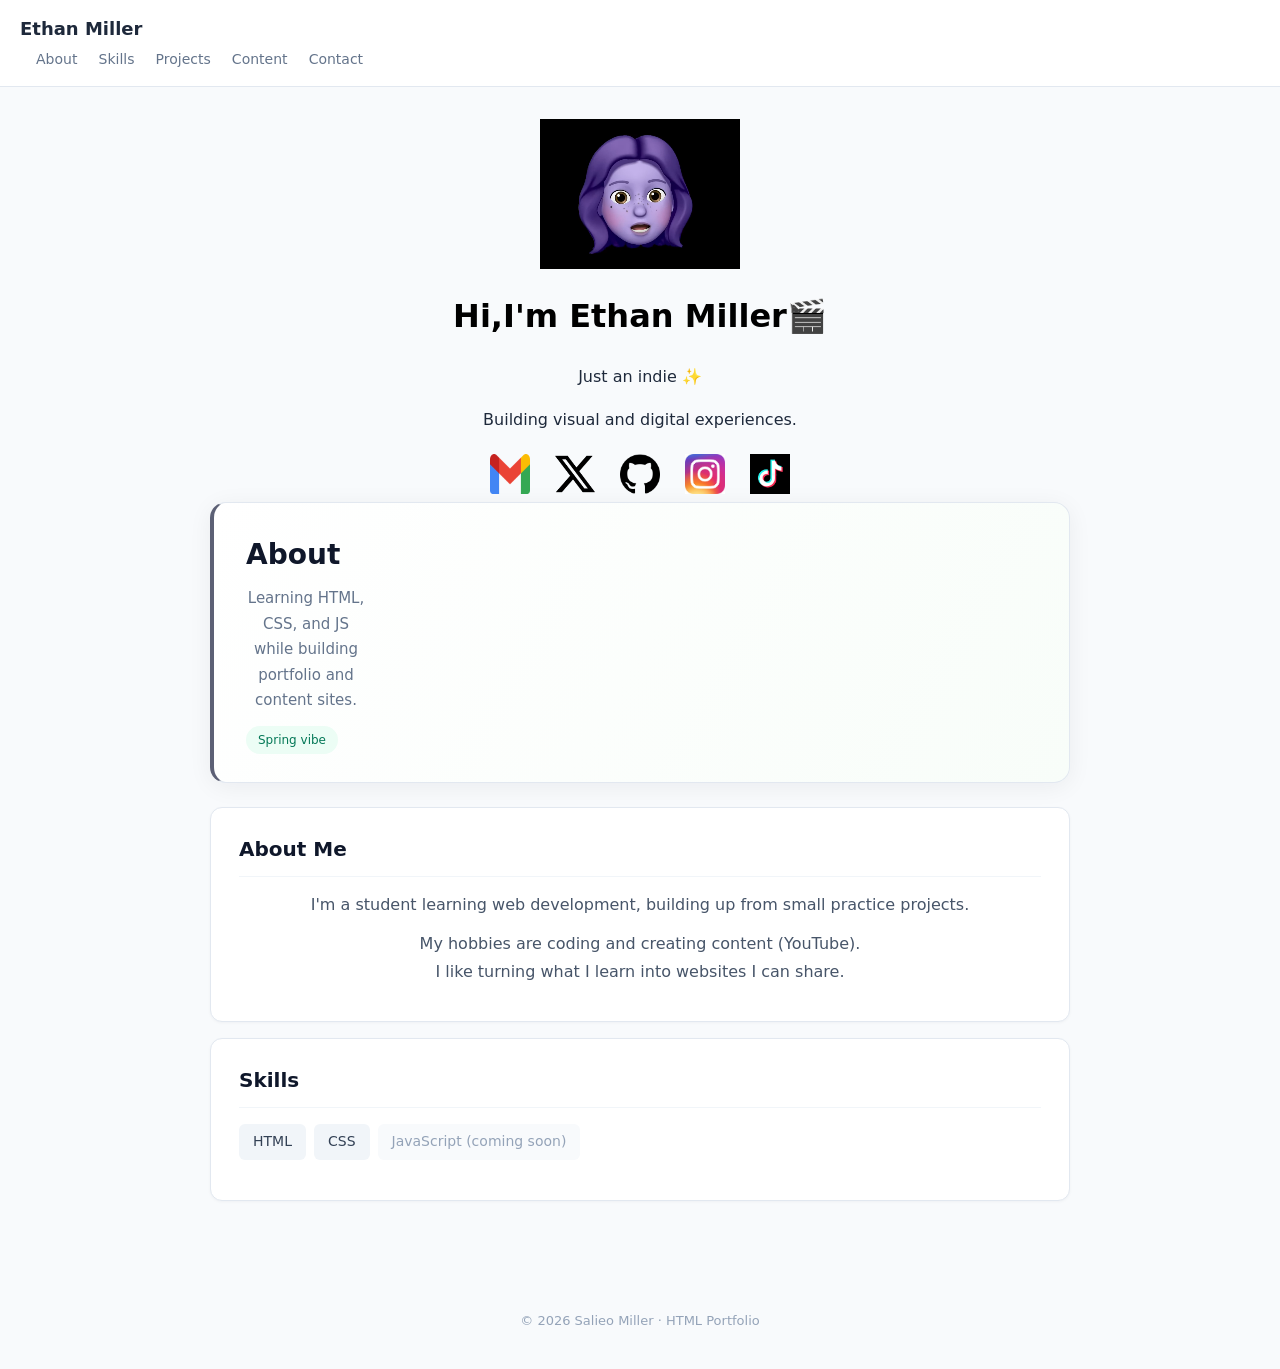
<file: Personal-Portfolio/index.html>
<!DOCTYPE html>
<html lang="ko">
<head>
    <meta charset="UTF-8">
    <meta name="viewport" content="width=device-width, initial-scale=1.0">
    <title>Ethan Miller | Portfolio</title>
    <link rel="stylesheet" href="style.css">
</head>
<body>
    <header class="top-nav">
        <div class="header-text">
            <strong>Ethan Miller</strong>
            <nav>
                <a href="#about">About</a>
                <a href="#skills">Skills</a>
                <a href="#projects">Projects</a>
                <a href="Content Analytics/Content_Analytics.html">Content</a>
                <a href="#contact">Contact</a>
            </nav>
        </div>
    </header>

    <main>

        <video autoplay loop muted playsinline width="200">
            <source src="my-emoji.webm" type="video/webm">
            브라우저가 영상을 지원하지 않습니다.
        </video>

        <!--Producer/Curator section-->
        <ul class="roles-list">
            <li>Hi,I'm Ethan Miller🎬</li>
        </ul>

        <!--highlight sentences-->
        <p>Just an indie ✨</p> 
        <p>Building visual and digital experiences.</p>
            
        <div class="social-links">
            <!-- 메일: 클릭하면 메일 앱이 열림 -->
            <a href="mailto:e49r38in@gmail.com">
              <img src="Gmail_icon_(2020).svg.webp" alt="Email">
            </a>
            
            <!-- 엑스(X), 깃허브, 인스타, 틱톡: 클릭하면 해당 사이트로 이동 -->
            <a href="https://x.com/내아이디" target="_blank"><img src="x-icnon.png" alt="X"></a>
            <a href="https://github.com/e49r38in-lab" target="_blank"><img src="github_icon.png" alt="GitHub"></a>
            <a href="https://instagram.com/내아이디" target="_blank"><img src="instagram-icon.jpg" alt="Instagram"></a>
            <a href="https://tiktok.com/@say_oh5" target="_blank"><img src="tiktok-icon.jpg" alt="TikTok"></a>
          </div>

        <div class="hero">
            <div>
                <h1>About</h1>
                <p class="tagline">Learning HTML, CSS, and JS while building portfolio and content sites.</p>
                <span class="season">Spring vibe</span>
            </div>
        </div>

        <section id="about">
            <h2>About Me</h2>
            <p>I'm a student learning web development, building up from small practice projects.</p>
            <p>My hobbies are coding and creating content (YouTube).<br>
               I like turning what I learn into websites I can share.</p>
        </section>

        <section id="skills">
            <h2>Skills</h2>
            <ul class="skills">
                <li>HTML</li>
                <li>CSS</li>
                <li class="soon">JavaScript (coming soon)</li>
            </ul>
        </section>

    </main>

    <footer>
        <p>© 2026 Salieo Miller · HTML Portfolio</p>
    </footer>

    <script src="script.js"></script>
</body>
</html>
</file>
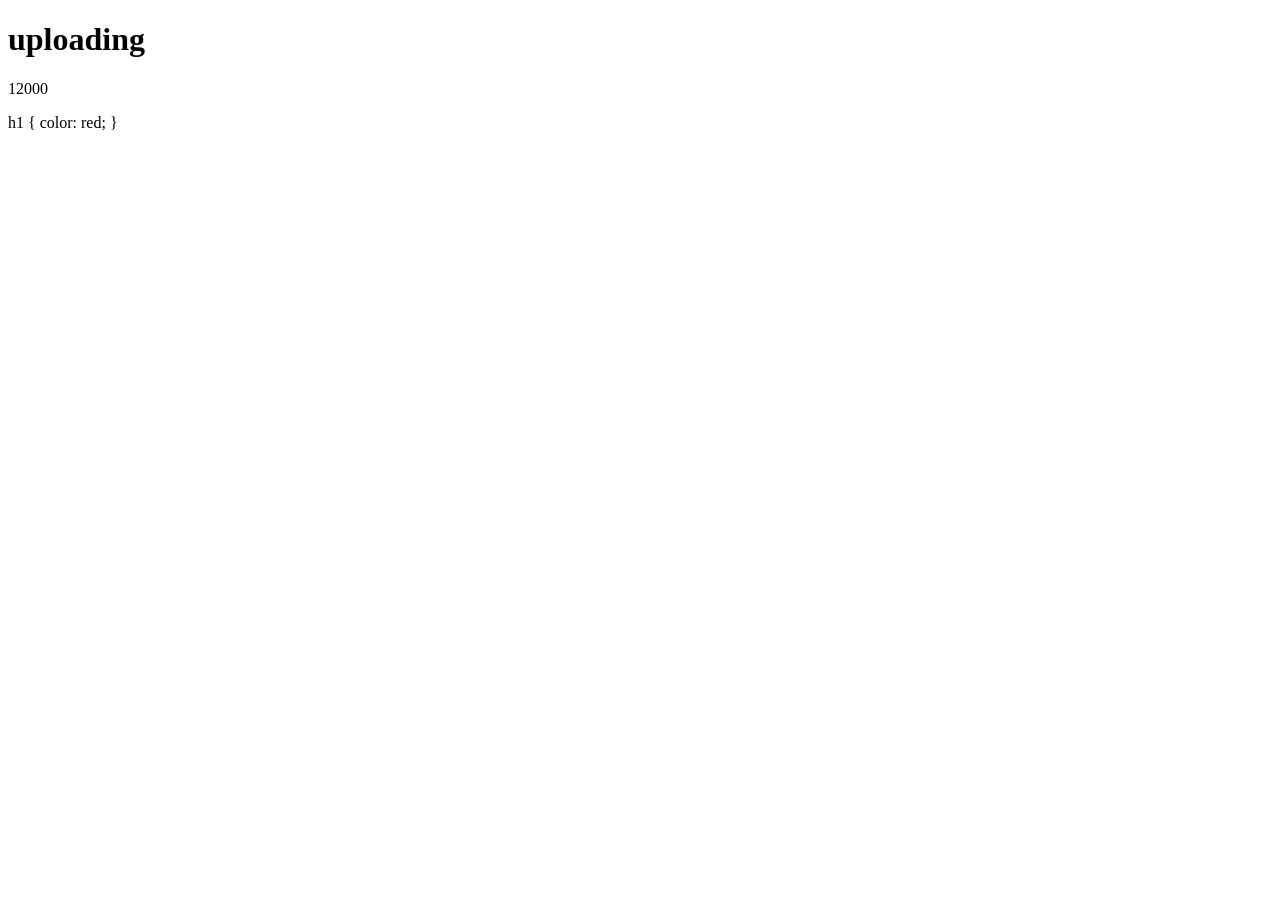
<file: Personal-Portfolio/video,.html>
<!DOCTYPE html>
<html lang="en">
<head>
    <meta charset="UTF-8">
    <meta name="viewport" content="width=device-width, initial-scale=1.0">
    <title>Document</title>
</head>
    <h1 id="status">상태</h1>
    <p id="subs">구독자</p>

    h1 {
        color: red;
      }
      
<body>
    <script>

    let videoStatus = "uploading";
    let subscriberCount = 12000;

    document.getElementById("status").innerText = videoStatus;
    document.getElementById("subs").innerText = subscriberCount;

    /*
        
    */
    </script>

</body>
</html>
</file>
<file: Personal-Portfolio/style.css>
/* 기본 설정 */
* { box-sizing: border-box; }
body {
    margin: 0;
    font-family: system-ui, -apple-system, 'Segoe UI', Roboto, sans-serif;
    background: #f8fafc;
    color: #1e293b;
    line-height: 1.7;
}
a { color: #2563eb; text-decoration: none; }
a:hover { color: #1d4ed8; text-decoration: underline; }

/* 헤더 */
header {
    background: #fff;
    padding: 14px 20px;
    position: sticky;
    top: 0;
    z-index: 10;
    border-bottom: 1px solid #e2e8f0;
}
header .inner {
    max-width: 900px;
    margin: 0 auto;
    display: flex;
    flex-wrap: wrap;
    align-items: center;
    justify-content: space-between;
    gap: 12px;
}
header strong { font-size: 18px; font-weight: 600; }
nav a {
    color: #64748b;
    margin-left: 16px;
    font-size: 14px;
}
nav a:hover { color: #0f172a; }

/* 비디오를 감싸는 부모 태그가 있다면 그 태그에 주거나, video 태그 자체에 적용 */
video {
    display: block;      /* 인라인을 블록 요소로 변경 */
    margin: 0 auto;      /* 좌우 여백을 자동으로 해서 가운데 정렬 */
}

/**/
h1, h2 ,p {
    /**/
}
.roles-list {
    list-style: none; /**/
    padding: 0;
    margin: 20px 0; /* 위아래 여백 */
    font-size: 2em; /* 글자 크기 키움 */
    font-weight: bold;
    text-align: center; /* 가운데 정렬 */
    color: #000;
}
.roles-list li {
    margin: 10px 0; /* 각 역할 간의 여백 */
}
/* 이모지와 텍스트 간의 간격 (필요시) */
.roles-list li span {
    margin-left: 10px;
}

/* 기존에 하이라이트 효과를 주던 mark 스타일을 제거하거나 흰색으로 설정 */
mark {
    background-color: transparent; /* 배경색 투명하게 */
    color: inherit; /* 글자색 상속 */
}
/* 메인 */
main {
    max-width: 900px;
    margin: 0 auto;
    padding: 32px 20px 56px;
}

p {
    text-align: center; /* p 태그 전체를 가운데 정렬 */
}

/* 아이콘들을 감싸고 있는 박스 (컨테이너) */
.social-links {
    text-align: center;  /* 내부의 인라인 요소(이미지 등)를 가운데로 정렬 */
    margin-top: 20px;    /* 위쪽 여백 */
}

/* social-links 안의 이미지만 크기를 제한합니다 */
.social-links img {
    width: 40px;        /* 원하는 크기로 조절 (예: 30px ~ 50px) */
    height: 40px;       /* width와 같게 설정하여 비율 유지 */
    margin: 0 10px;     /* 아이콘들 사이의 간격 */
    cursor: pointer;    /* 마우스를 올렸을 때 손가락 모양으로 변경 */
}

/* 히어로 섹션 */
.hero {
    background: linear-gradient(120deg, #ffffff 0%, #f8fdf9 100%);
    border-radius: 16px;
    padding: 28px 32px;
    display: grid;
    grid-template-columns: 120px 1fr;
    gap: 24px;
    align-items: center;
    border: 1px solid #e2e8f0;
    border-left: 4px solid #5c6075;
    box-shadow: 0 4px 24px rgba(15, 23, 42, 0.06);
    margin-bottom: 24px;
}
.hero img {
    width: 120px;
    height: 120px;
    object-fit: cover;
    border-radius: 50%;
    border: 3px solid #677386;
}
.hero h1 { margin: 0 0 8px; font-size: 28px; color: #0f172a; }
.hero .tagline { margin: 0; color: #64748b; font-size: 15px; }
.hero .season {
    display: inline-block;
    margin-top: 12px;
    padding: 4px 12px;
    background: #ecfdf5;
    color: #047857;
    font-size: 12px;
    font-weight: 500;
    border-radius: 999px;
}

/* 섹션 카드 스타일 */
section {
    background: #fff;
    border-radius: 12px;
    padding: 24px 28px;
    margin-bottom: 16px;
    border: 1px solid #e2e8f0;
    box-shadow: 0 1px 3px rgba(15, 23, 42, 0.04);
}
section h2 {
    margin: 0 0 14px;
    font-size: 20px;
    font-weight: 600;
    color: #0f172a;
    padding-bottom: 10px;
    border-bottom: 1px solid #f1f5f9;
}
section p { margin: 0 0 12px; color: #475569; }

/* 리스트 스타일 */
.skills { display: flex; flex-wrap: wrap; gap: 8px; list-style: none; padding: 0; }
.skills li { background: #f1f5f9; color: #334155; padding: 6px 14px; border-radius: 6px; font-size: 14px; }
.skills li.soon { background: #f8fafc; color: #94a3b8; }

.project-list, .content-list { list-style: none; padding: 0; }
.project-list li, .content-list li { padding: 16px 0; border-bottom: 1px solid #f1f5f9; }
.project-list h3, .content-list h3 { margin: 0 0 6px; font-size: 16px; }
.desc { margin: 0 0 8px; color: #64748b; font-size: 14px; }
.tags, .meta { font-size: 13px; color: #94a3b8; }
.badge { background: #f1f5f9; color: #64748b; font-size: 11px; padding: 4px 10px; border-radius: 6px; }

.contact-list { list-style: none; padding: 0; }
.contact-list li { padding: 10px 0; border-bottom: 1px solid #f1f5f9; color: #475569; }

footer { text-align: center; padding: 24px 20px; color: #94a3b8; font-size: 13px; }

/* 반응형 */
@media (max-width: 560px) {
    .hero { grid-template-columns: 1fr; text-align: center; }
    .hero img { margin: 0 auto; }
}
</file>
